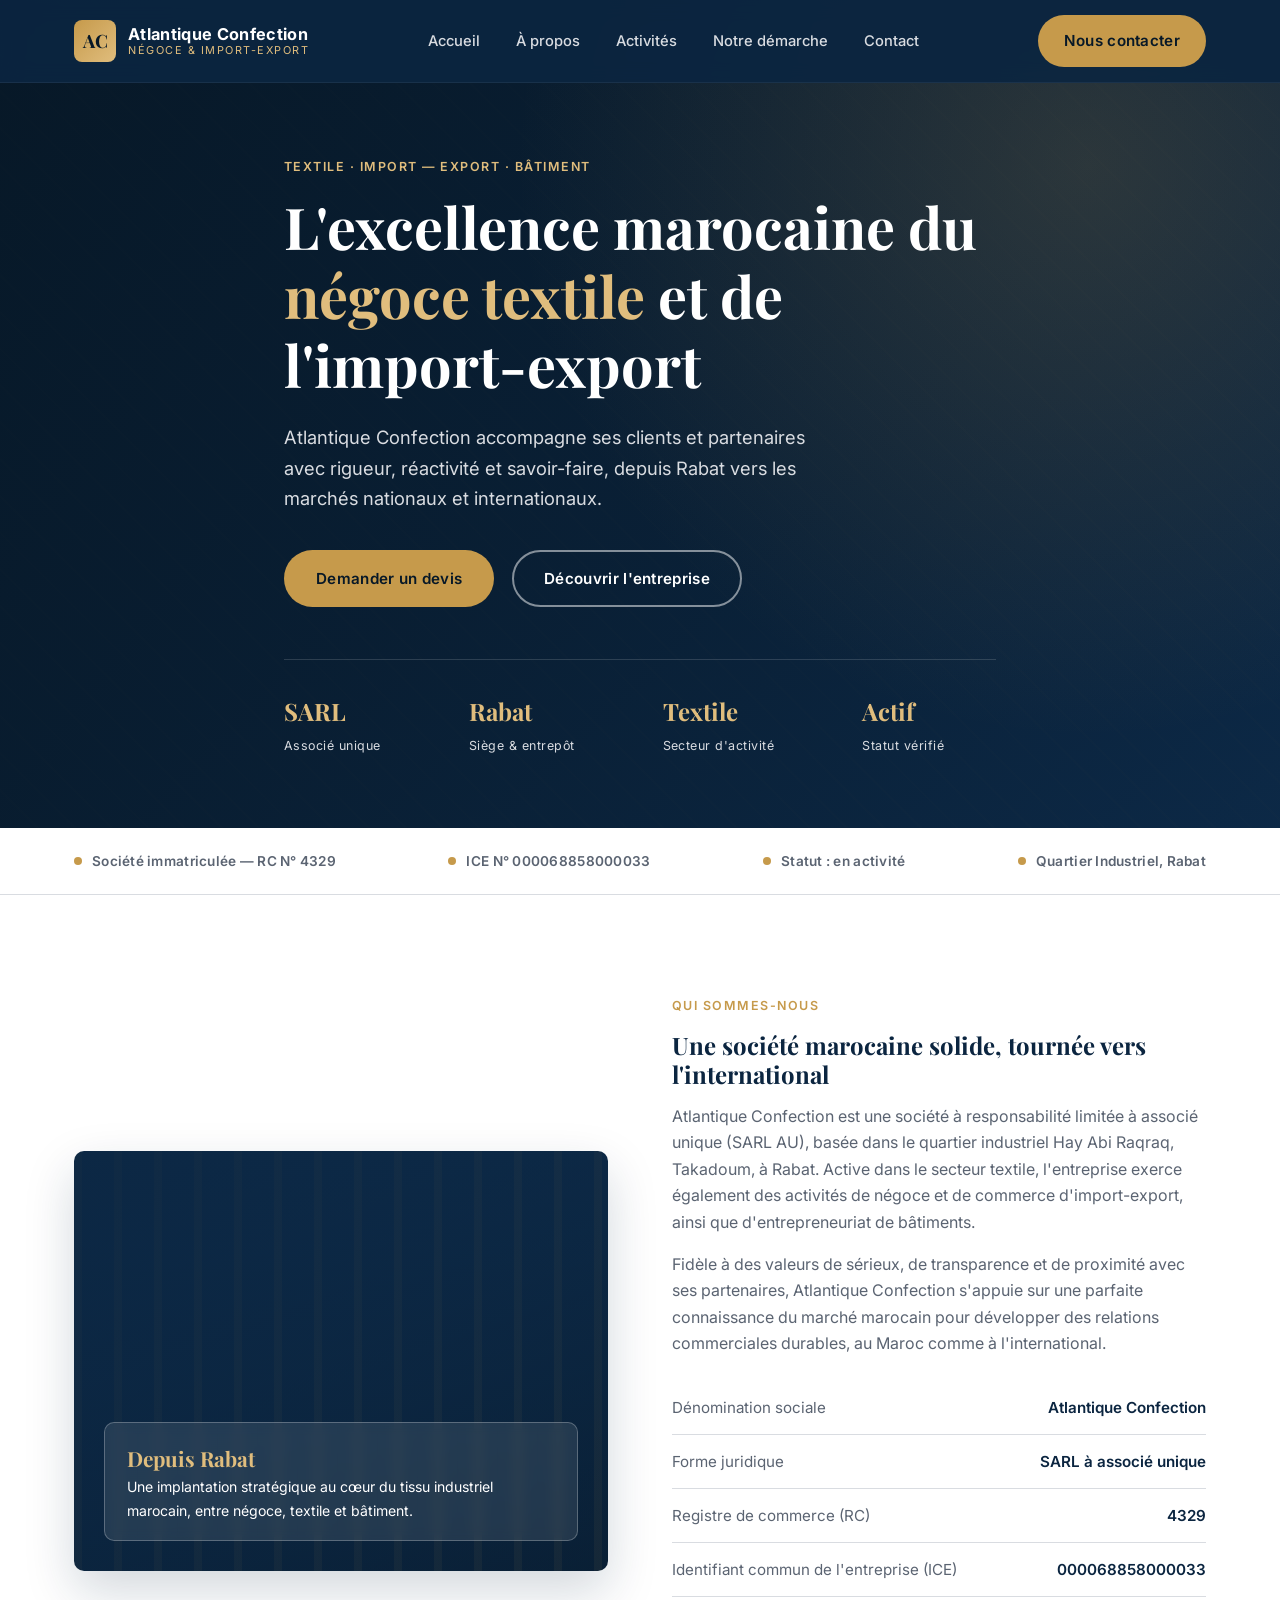
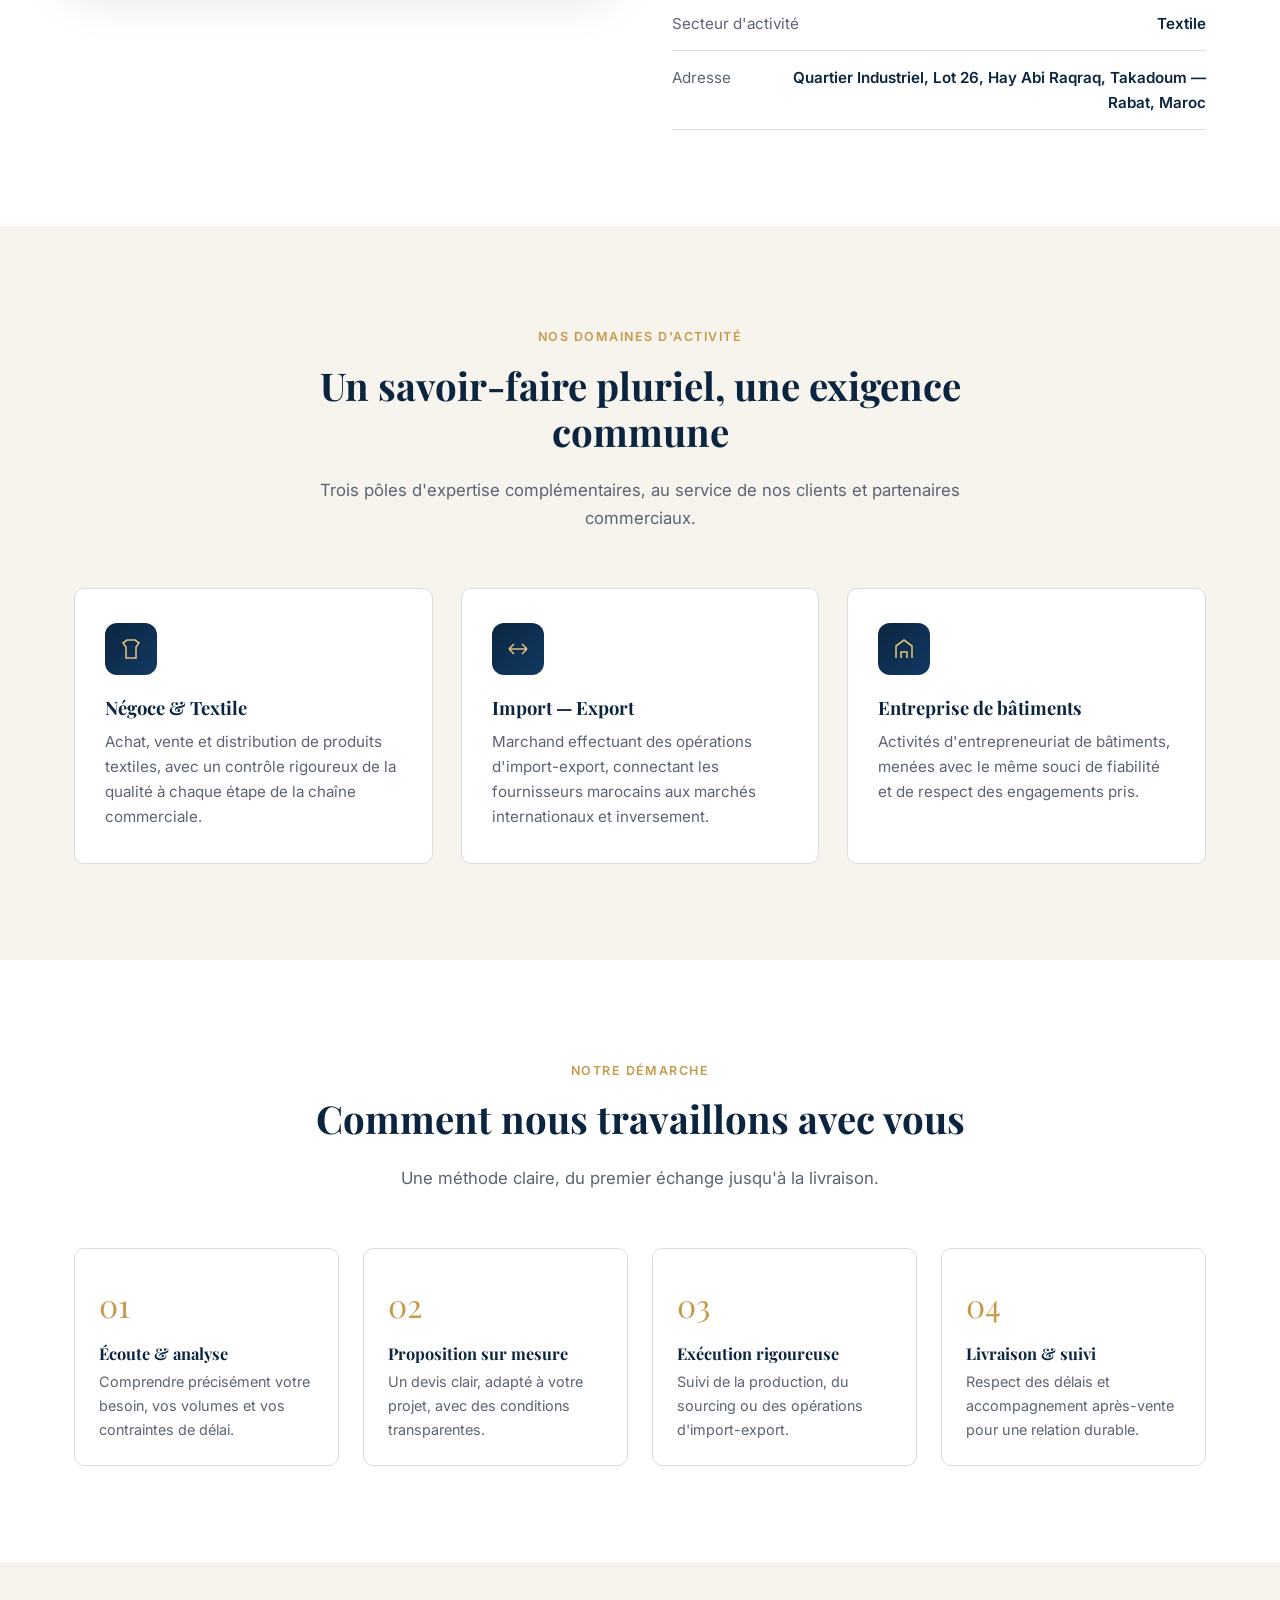
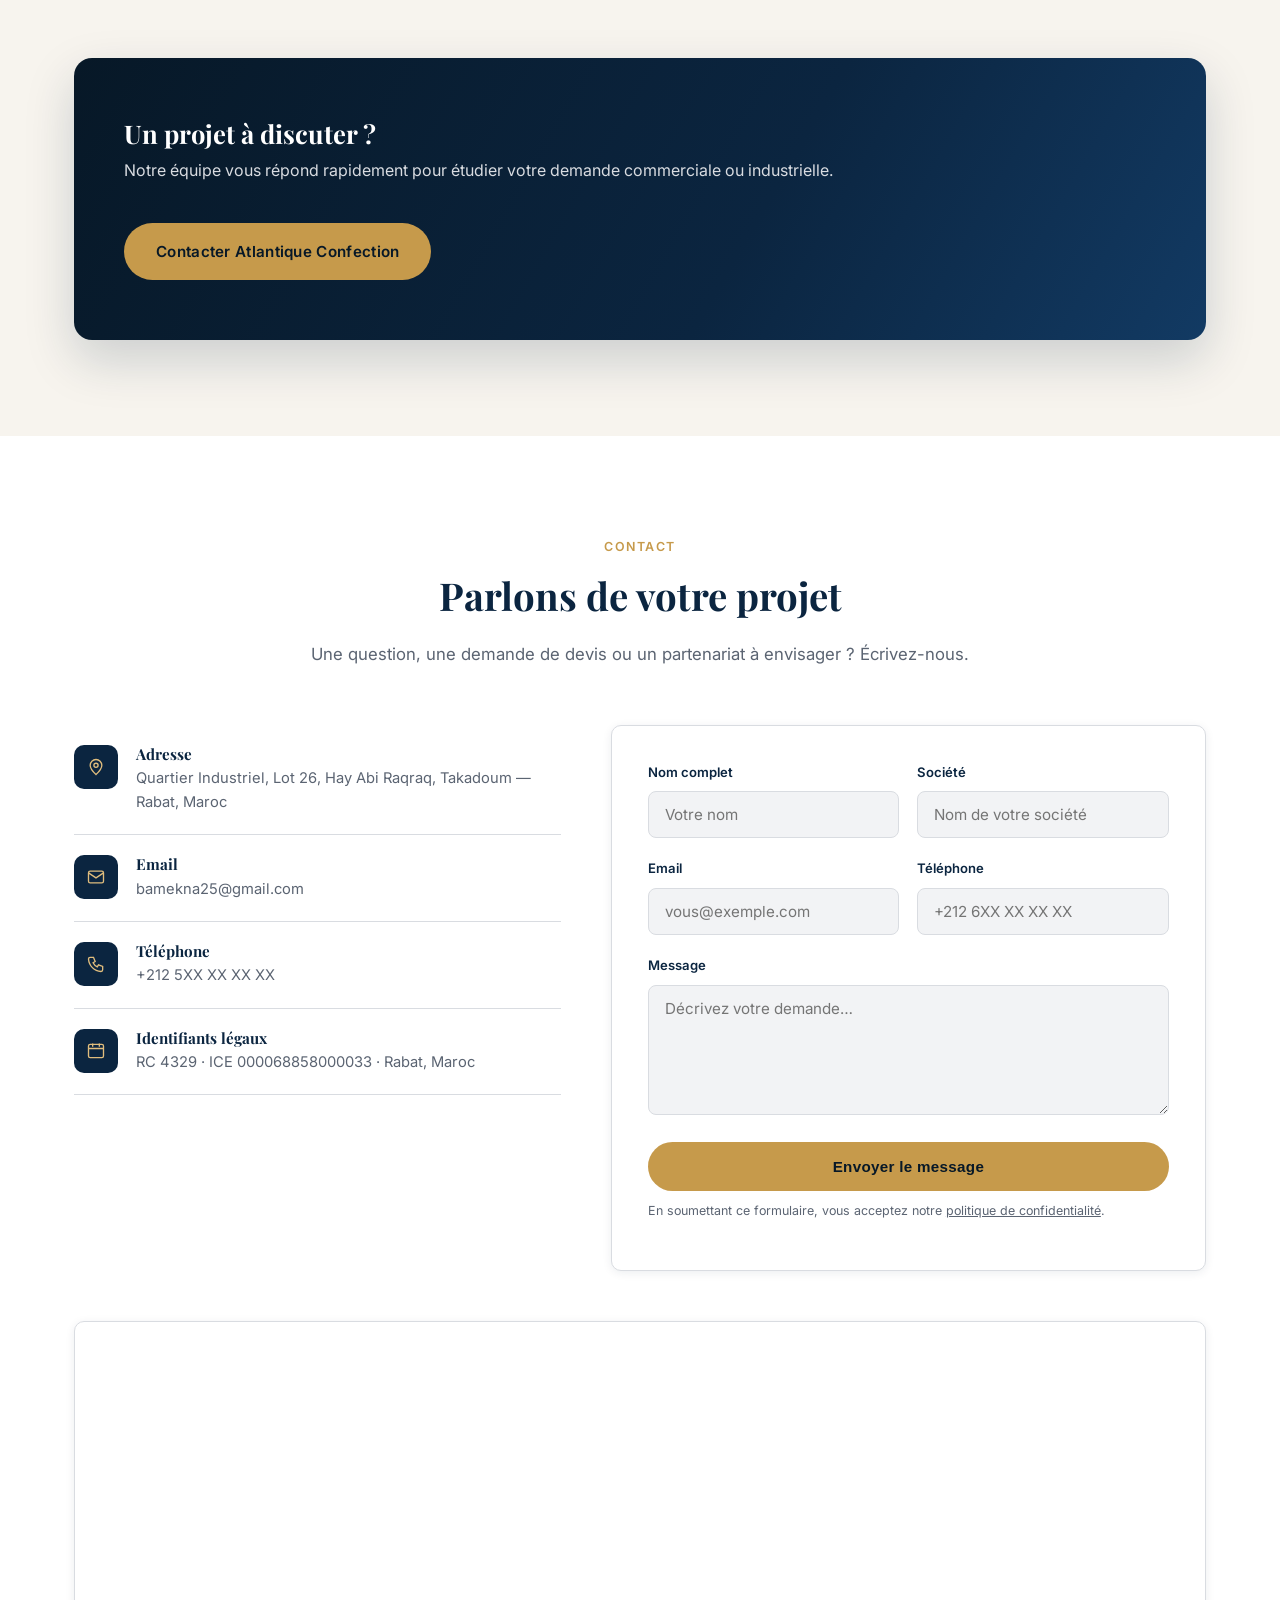
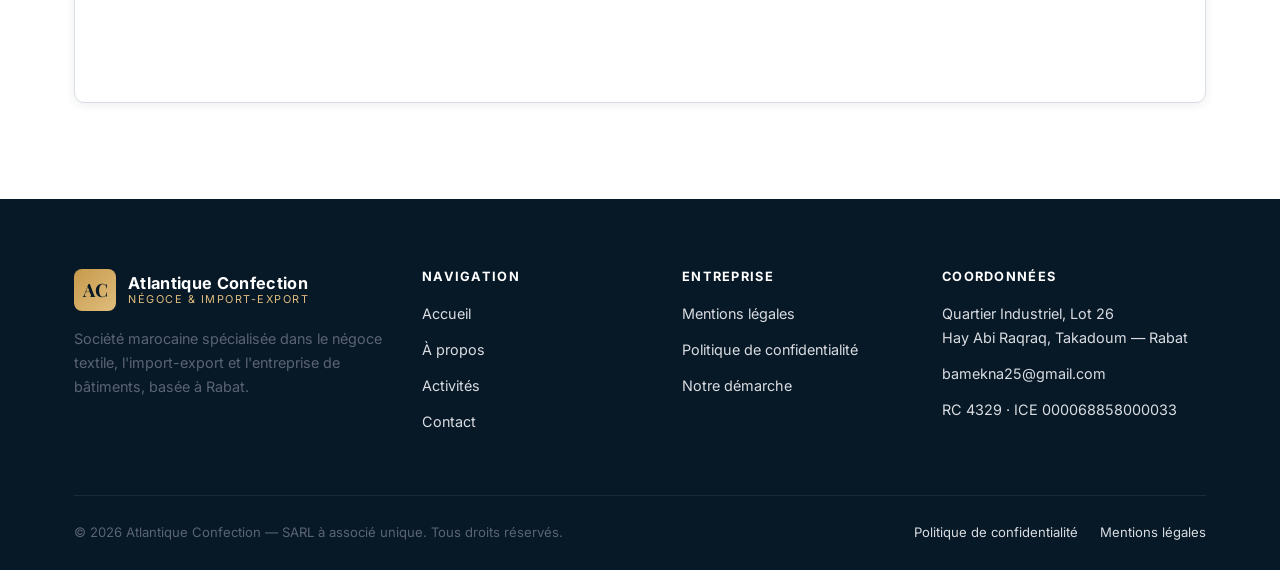
<file: index.html>
<!doctype html>
<html lang="fr">
<head>
<meta charset="utf-8">
<title>Atlantique Confection | Négoce Textile &amp; Import-Export — Rabat, Maroc</title>
<meta name="description" content="Atlantique Confection — société marocaine spécialisée dans le négoce textile, l'import-export et le bâtiment. SARL à associé unique basée à Rabat, Maroc. RC 4329, ICE 000068858000033.">
<meta name="viewport" content="width=device-width, initial-scale=1">
<link rel="preconnect" href="https://fonts.googleapis.com">
<link href="https://fonts.googleapis.com/css2?family=Playfair+Display:wght@600;700&family=Inter:wght@400;500;600;700&display=swap" rel="stylesheet">
<link rel="stylesheet" href="style.css">
</head>
<body>

<!-- ===================== HEADER ===================== -->
<header class="site-header">
  <div class="container">
    <a href="index.html" class="brand">
      <span class="brand-mark">AC</span>
      <span class="brand-text">
        <strong>Atlantique Confection</strong>
        <span>Négoce &amp; Import-Export</span>
      </span>
    </a>
    <nav class="main-nav">
      <a href="#accueil">Accueil</a>
      <a href="#apropos">À propos</a>
      <a href="#activites">Activités</a>
      <a href="#processus">Notre démarche</a>
      <a href="#contact">Contact</a>
    </nav>
    <a href="#contact" class="btn btn-primary" style="padding:11px 24px;">Nous contacter</a>
    <button class="nav-toggle" id="navToggle" aria-label="Ouvrir le menu">
      <span></span><span></span><span></span>
    </button>
  </div>
</header>

<!-- Mobile nav -->
<div class="mobile-nav" id="mobileNav">
  <div class="mobile-nav-top">
    <span class="brand-text" style="color:#fff;"><strong>Atlantique Confection</strong></span>
    <button class="mobile-nav-close" id="navClose" aria-label="Fermer">&times;</button>
  </div>
  <a href="#accueil">Accueil</a>
  <a href="#apropos">À propos</a>
  <a href="#activites">Activités</a>
  <a href="#processus">Notre démarche</a>
  <a href="#contact">Contact</a>
  <a href="privacy.html">Politique de confidentialité</a>
</div>

<!-- ===================== HERO ===================== -->
<section class="hero" id="accueil">
  <div class="container hero-inner">
    <span class="eyebrow">Textile · Import — Export · Bâtiment</span>
    <h1>L'excellence marocaine du <em>négoce textile</em> et de l'import-export</h1>
    <p class="lead">Atlantique Confection accompagne ses clients et partenaires avec rigueur, réactivité et savoir-faire, depuis Rabat vers les marchés nationaux et internationaux.</p>
    <div class="hero-actions">
      <a href="#contact" class="btn btn-primary">Demander un devis</a>
      <a href="#apropos" class="btn btn-outline">Découvrir l'entreprise</a>
    </div>
    <div class="hero-stats">
      <div><strong>SARL</strong><span>Associé unique</span></div>
      <div><strong>Rabat</strong><span>Siège &amp; entrepôt</span></div>
      <div><strong>Textile</strong><span>Secteur d'activité</span></div>
      <div><strong>Actif</strong><span>Statut vérifié</span></div>
    </div>
  </div>
</section>

<!-- ===================== TRUST BAR ===================== -->
<section class="trust-bar">
  <div class="container">
    <span class="trust-item"><span class="dot"></span>Société immatriculée — RC N° 4329</span>
    <span class="trust-item"><span class="dot"></span>ICE N° 000068858000033</span>
    <span class="trust-item"><span class="dot"></span>Statut : en activité</span>
    <span class="trust-item"><span class="dot"></span>Quartier Industriel, Rabat</span>
  </div>
</section>

<!-- ===================== ABOUT ===================== -->
<section class="section" id="apropos">
  <div class="container split">
    <div class="split-media">
      <div class="split-media-badge">
        <strong>Depuis Rabat</strong>
        Une implantation stratégique au cœur du tissu industriel marocain, entre négoce, textile et bâtiment.
      </div>
    </div>
    <div>
      <span class="eyebrow">Qui sommes-nous</span>
      <h2>Une société marocaine solide, tournée vers l'international</h2>
      <p>Atlantique Confection est une société à responsabilité limitée à associé unique (SARL AU), basée dans le quartier industriel Hay Abi Raqraq, Takadoum, à Rabat. Active dans le secteur textile, l'entreprise exerce également des activités de négoce et de commerce d'import-export, ainsi que d'entrepreneuriat de bâtiments.</p>
      <p>Fidèle à des valeurs de sérieux, de transparence et de proximité avec ses partenaires, Atlantique Confection s'appuie sur une parfaite connaissance du marché marocain pour développer des relations commerciales durables, au Maroc comme à l'international.</p>
      <ul class="fact-list">
        <li><span>Dénomination sociale</span><span>Atlantique Confection</span></li>
        <li><span>Forme juridique</span><span>SARL à associé unique</span></li>
        <li><span>Registre de commerce (RC)</span><span>4329</span></li>
        <li><span>Identifiant commun de l'entreprise (ICE)</span><span>000068858000033</span></li>
        <li><span>Secteur d'activité</span><span>Textile</span></li>
        <li><span>Adresse</span><span>Quartier Industriel, Lot 26, Hay Abi Raqraq, Takadoum — Rabat, Maroc</span></li>
      </ul>
    </div>
  </div>
</section>

<!-- ===================== ACTIVITIES ===================== -->
<section class="section section-alt" id="activites">
  <div class="container">
    <div class="section-head">
      <span class="eyebrow">Nos domaines d'activité</span>
      <h2>Un savoir-faire pluriel, une exigence commune</h2>
      <p>Trois pôles d'expertise complémentaires, au service de nos clients et partenaires commerciaux.</p>
    </div>
    <div class="grid grid-3">
      <div class="card">
        <div class="card-icon">
          <svg width="24" height="24" viewBox="0 0 24 24" fill="none" stroke="currentColor" stroke-width="1.6"><path d="M4 6l4-3h8l4 3-3 4v11H7V10L4 6z"/></svg>
        </div>
        <h3>Négoce &amp; Textile</h3>
        <p>Achat, vente et distribution de produits textiles, avec un contrôle rigoureux de la qualité à chaque étape de la chaîne commerciale.</p>
      </div>
      <div class="card">
        <div class="card-icon">
          <svg width="24" height="24" viewBox="0 0 24 24" fill="none" stroke="currentColor" stroke-width="1.6"><path d="M3 12h18M3 12l5-5M3 12l5 5M21 12l-5-5M21 12l-5 5"/></svg>
        </div>
        <h3>Import — Export</h3>
        <p>Marchand effectuant des opérations d'import-export, connectant les fournisseurs marocains aux marchés internationaux et inversement.</p>
      </div>
      <div class="card">
        <div class="card-icon">
          <svg width="24" height="24" viewBox="0 0 24 24" fill="none" stroke="currentColor" stroke-width="1.6"><path d="M4 21V9l8-6 8 6v12M9 21v-6h6v6"/></svg>
        </div>
        <h3>Entreprise de bâtiments</h3>
        <p>Activités d'entrepreneuriat de bâtiments, menées avec le même souci de fiabilité et de respect des engagements pris.</p>
      </div>
    </div>
  </div>
</section>

<!-- ===================== PROCESS ===================== -->
<section class="section" id="processus">
  <div class="container">
    <div class="section-head">
      <span class="eyebrow">Notre démarche</span>
      <h2>Comment nous travaillons avec vous</h2>
      <p>Une méthode claire, du premier échange jusqu'à la livraison.</p>
    </div>
    <div class="process">
      <div class="process-step">
        <h4>Écoute &amp; analyse</h4>
        <p>Comprendre précisément votre besoin, vos volumes et vos contraintes de délai.</p>
      </div>
      <div class="process-step">
        <h4>Proposition sur mesure</h4>
        <p>Un devis clair, adapté à votre projet, avec des conditions transparentes.</p>
      </div>
      <div class="process-step">
        <h4>Exécution rigoureuse</h4>
        <p>Suivi de la production, du sourcing ou des opérations d'import-export.</p>
      </div>
      <div class="process-step">
        <h4>Livraison &amp; suivi</h4>
        <p>Respect des délais et accompagnement après-vente pour une relation durable.</p>
      </div>
    </div>
  </div>
</section>

<!-- ===================== CTA ===================== -->
<section class="section section-alt">
  <div class="container">
    <div class="cta-banner">
      <div>
        <h3>Un projet à discuter ?</h3>
        <p>Notre équipe vous répond rapidement pour étudier votre demande commerciale ou industrielle.</p>
      </div>
      <a href="#contact" class="btn btn-primary">Contacter Atlantique Confection</a>
    </div>
  </div>
</section>

<!-- ===================== CONTACT ===================== -->
<section class="section" id="contact">
  <div class="container">
    <div class="section-head">
      <span class="eyebrow">Contact</span>
      <h2>Parlons de votre projet</h2>
      <p>Une question, une demande de devis ou un partenariat à envisager ? Écrivez-nous.</p>
    </div>
    <div class="contact-grid">
      <div>
        <div class="contact-info-item">
          <div class="icon">
            <svg width="20" height="20" viewBox="0 0 24 24" fill="none" stroke="currentColor" stroke-width="1.6"><path d="M12 21s-7-6.1-7-11a7 7 0 0 1 14 0c0 4.9-7 11-7 11z"/><circle cx="12" cy="10" r="2.5"/></svg>
          </div>
          <div>
            <h4>Adresse</h4>
            <p>Quartier Industriel, Lot 26, Hay Abi Raqraq, Takadoum — Rabat, Maroc</p>
          </div>
        </div>
        <div class="contact-info-item">
          <div class="icon">
            <svg width="20" height="20" viewBox="0 0 24 24" fill="none" stroke="currentColor" stroke-width="1.6"><rect x="3" y="5" width="18" height="14" rx="2"/><path d="M3 7l9 6 9-6"/></svg>
          </div>
          <div>
            <h4>Email</h4>
            <p>bamekna25@gmail.com</p>
          </div>
        </div>
        <div class="contact-info-item">
          <div class="icon">
            <svg width="20" height="20" viewBox="0 0 24 24" fill="none" stroke="currentColor" stroke-width="1.6"><path d="M5 4h4l2 5-2.5 1.5a11 11 0 0 0 5 5L15 13l5 2v4a2 2 0 0 1-2 2A16 16 0 0 1 3 6a2 2 0 0 1 2-2z"/></svg>
          </div>
          <div>
            <h4>Téléphone</h4>
            <p>+212 5XX XX XX XX</p>
          </div>
        </div>
        <div class="contact-info-item">
          <div class="icon">
            <svg width="20" height="20" viewBox="0 0 24 24" fill="none" stroke="currentColor" stroke-width="1.6"><rect x="3" y="4" width="18" height="16" rx="2"/><path d="M3 9h18M8 3v4M16 3v4"/></svg>
          </div>
          <div>
            <h4>Identifiants légaux</h4>
            <p>RC 4329 · ICE 000068858000033 · Rabat, Maroc</p>
          </div>
        </div>
      </div>

      <form class="contact-form" id="contactForm">
        <div class="form-row">
          <div class="field">
            <label for="name">Nom complet</label>
            <input type="text" id="name" name="name" placeholder="Votre nom" required>
          </div>
          <div class="field">
            <label for="company">Société</label>
            <input type="text" id="company" name="company" placeholder="Nom de votre société">
          </div>
        </div>
        <div class="form-row">
          <div class="field">
            <label for="email">Email</label>
            <input type="email" id="email" name="email" placeholder="vous@exemple.com" required>
          </div>
          <div class="field">
            <label for="phone">Téléphone</label>
            <input type="tel" id="phone" name="phone" placeholder="+212 6XX XX XX XX">
          </div>
        </div>
        <div class="field">
          <label for="message">Message</label>
          <textarea id="message" name="message" placeholder="Décrivez votre demande…" required></textarea>
        </div>
        <button type="submit" class="btn btn-primary" style="width:100%; justify-content:center;">Envoyer le message</button>
        <p class="form-note">En soumettant ce formulaire, vous acceptez notre <a href="privacy.html" style="text-decoration:underline;">politique de confidentialité</a>.</p>
      </form>
    </div>

    <div class="map-wrap" style="margin-top:50px;">
      <iframe loading="lazy" src="https://www.google.com/maps?q=Hay%20Abi%20Raqraq%20Takadoum%20Rabat%20Morocco&output=embed" allowfullscreen></iframe>
    </div>
  </div>
</section>

<!-- ===================== FOOTER ===================== -->
<footer class="site-footer">
  <div class="container">
    <div class="footer-grid">
      <div class="footer-brand">
        <a href="index.html" class="brand" style="margin-bottom:16px;">
          <span class="brand-mark">AC</span>
          <span class="brand-text" style="color:#fff;">
            <strong>Atlantique Confection</strong>
            <span>Négoce &amp; Import-Export</span>
          </span>
        </a>
        <p>Société marocaine spécialisée dans le négoce textile, l'import-export et l'entreprise de bâtiments, basée à Rabat.</p>
      </div>
      <div>
        <h4>Navigation</h4>
        <ul>
          <li><a href="#accueil">Accueil</a></li>
          <li><a href="#apropos">À propos</a></li>
          <li><a href="#activites">Activités</a></li>
          <li><a href="#contact">Contact</a></li>
        </ul>
      </div>
      <div>
        <h4>Entreprise</h4>
        <ul>
          <li><a href="#">Mentions légales</a></li>
          <li><a href="privacy.html">Politique de confidentialité</a></li>
          <li><a href="#processus">Notre démarche</a></li>
        </ul>
      </div>
      <div>
        <h4>Coordonnées</h4>
        <ul>
          <li>Quartier Industriel, Lot 26<br>Hay Abi Raqraq, Takadoum — Rabat</li>
          <li>bamekna25@gmail.com</li>
          <li>RC 4329 · ICE 000068858000033</li>
        </ul>
      </div>
    </div>
    <div class="footer-bottom">
      <span>&copy; <span id="year"></span> Atlantique Confection — SARL à associé unique. Tous droits réservés.</span>
      <div class="footer-legal-links">
        <a href="privacy.html">Politique de confidentialité</a>
        <a href="#">Mentions légales</a>
      </div>
    </div>
  </div>
</footer>

<script>
  document.getElementById('year').textContent = new Date().getFullYear();

  const navToggle = document.getElementById('navToggle');
  const navClose = document.getElementById('navClose');
  const mobileNav = document.getElementById('mobileNav');
  navToggle.addEventListener('click', () => mobileNav.classList.add('open'));
  navClose.addEventListener('click', () => mobileNav.classList.remove('open'));
  mobileNav.querySelectorAll('a').forEach(a => a.addEventListener('click', () => mobileNav.classList.remove('open')));

  const form = document.getElementById('contactForm');
  form.addEventListener('submit', function(e){
    e.preventDefault();
    const btn = form.querySelector('button[type="submit"]');
    btn.textContent = 'Message envoyé ✓';
    btn.style.opacity = '.75';
    form.reset();
    setTimeout(() => { btn.textContent = 'Envoyer le message'; btn.style.opacity = '1'; }, 3000);
  });

  const header = document.querySelector('.site-header');
  window.addEventListener('scroll', () => {
    header.style.boxShadow = window.scrollY > 10 ? '0 4px 20px rgba(0,0,0,.25)' : 'none';
  });
</script>

</body>
</html>
</file>
<file: style.css>
/* ===================== ATLANTIQUE CONFECTION — Stylesheet ===================== */

:root{
  --navy: #0b2540;
  --navy-dark: #071827;
  --navy-light: #123a63;
  --gold: #c69a4b;
  --gold-light: #e0bd7d;
  --cream: #f7f4ee;
  --grey-100: #f2f3f5;
  --grey-300: #d9dce1;
  --grey-600: #5b6472;
  --grey-800: #232a33;
  --white: #ffffff;
  --radius: 10px;
  --shadow-sm: 0 2px 10px rgba(11,37,64,0.08);
  --shadow-md: 0 10px 30px rgba(11,37,64,0.12);
  --shadow-lg: 0 20px 50px rgba(11,37,64,0.18);
  --transition: 0.28s cubic-bezier(.4,0,.2,1);
  --maxw: 1180px;
}

*,*::before,*::after{ box-sizing: border-box; }
html{ scroll-behavior: smooth; }
body{
  margin:0;
  font-family: 'Inter', 'Segoe UI', Arial, sans-serif;
  color: var(--grey-800);
  background: var(--white);
  line-height: 1.65;
  -webkit-font-smoothing: antialiased;
}
h1,h2,h3,h4{
  font-family: 'Playfair Display', Georgia, 'Times New Roman', serif;
  color: var(--navy);
  line-height: 1.2;
  margin: 0 0 .6em;
  font-weight: 700;
}
p{ margin: 0 0 1em; color: var(--grey-600); }
a{ color: inherit; text-decoration: none; }
img{ max-width: 100%; display: block; }
ul{ padding-left: 1.2em; }
.container{
  max-width: var(--maxw);
  margin: 0 auto;
  padding: 0 24px;
}
.section{ padding: 96px 0; }
.section-alt{ background: var(--cream); }
.section-navy{ background: var(--navy); color: var(--grey-300); }
.section-navy h2, .section-navy h3{ color: var(--white); }
.section-navy p{ color: var(--grey-300); }

.eyebrow{
  display: inline-block;
  letter-spacing: .12em;
  text-transform: uppercase;
  font-size: .78rem;
  font-weight: 600;
  color: var(--gold);
  margin-bottom: 14px;
}
.section-head{
  max-width: 680px;
  margin: 0 auto 56px;
  text-align: center;
}
.section-head h2{ font-size: clamp(1.8rem, 3vw, 2.4rem); }
.section-head p{ font-size: 1.05rem; }

/* ---------- Buttons ---------- */
.btn{
  display: inline-flex;
  align-items: center;
  gap: 10px;
  padding: 14px 30px;
  border-radius: 999px;
  font-weight: 600;
  font-size: .95rem;
  letter-spacing: .02em;
  cursor: pointer;
  border: 2px solid transparent;
  transition: var(--transition);
}
.btn-primary{
  background: var(--gold);
  color: var(--navy-dark);
}
.btn-primary:hover{
  background: var(--gold-light);
  transform: translateY(-2px);
  box-shadow: var(--shadow-md);
}
.btn-outline{
  border-color: rgba(255,255,255,.5);
  color: var(--white);
}
.btn-outline:hover{
  background: rgba(255,255,255,.1);
  border-color: var(--white);
}
.btn-outline-navy{
  border-color: var(--navy);
  color: var(--navy);
}
.btn-outline-navy:hover{
  background: var(--navy);
  color: var(--white);
}

/* ---------- Header ---------- */
.site-header{
  position: fixed;
  top: 0; left: 0; right: 0;
  z-index: 1000;
  background: rgba(11,37,64,0.92);
  backdrop-filter: blur(10px);
  transition: var(--transition);
  border-bottom: 1px solid rgba(255,255,255,.06);
}
.site-header .container{
  display: flex;
  align-items: center;
  justify-content: space-between;
  height: 82px;
}
.brand{
  display: flex;
  align-items: center;
  gap: 12px;
  color: var(--white);
}
.brand-mark{
  width: 42px; height: 42px;
  border-radius: 8px;
  background: linear-gradient(135deg, var(--gold), var(--gold-light));
  display: flex; align-items: center; justify-content: center;
  color: var(--navy-dark);
  font-family: 'Playfair Display', serif;
  font-weight: 700;
  font-size: 1.15rem;
  flex-shrink: 0;
}
.brand-text{ line-height: 1.15; }
.brand-text strong{ display:block; font-size: 1.02rem; letter-spacing:.02em; }
.brand-text span{ display:block; font-size: .68rem; letter-spacing:.14em; text-transform: uppercase; color: var(--gold-light); }

.main-nav{ display: flex; align-items: center; gap: 36px; }
.main-nav a{
  color: var(--grey-300);
  font-size: .92rem;
  font-weight: 500;
  position: relative;
  padding: 6px 0;
  transition: color var(--transition);
}
.main-nav a:hover{ color: var(--white); }
.main-nav a::after{
  content:'';
  position:absolute; left:0; bottom:0;
  width:0; height:2px;
  background: var(--gold);
  transition: width var(--transition);
}
.main-nav a:hover::after{ width: 100%; }

.nav-toggle{
  display:none;
  background: none; border: none;
  width: 40px; height: 40px;
  cursor: pointer;
  flex-direction: column;
  align-items: center;
  justify-content: center;
  gap: 5px;
}
.nav-toggle span{
  width: 22px; height: 2px;
  background: var(--white);
  display:block;
}

/* ---------- Hero ---------- */
.hero{
  position: relative;
  min-height: 92vh;
  display: flex;
  align-items: center;
  background:
    linear-gradient(120deg, rgba(7,24,39,.92), rgba(11,37,64,.82)),
    repeating-linear-gradient(45deg, rgba(198,154,75,0.06) 0 2px, transparent 2px 26px),
    linear-gradient(160deg, var(--navy-dark), var(--navy) 60%, var(--navy-light));
  color: var(--white);
  overflow: hidden;
}
.hero::before{
  content:'';
  position:absolute; inset:0;
  background-image: radial-gradient(circle at 85% 20%, rgba(198,154,75,0.18), transparent 45%);
  pointer-events:none;
}
.hero-inner{
  position: relative;
  z-index: 2;
  padding-top: 82px;
  max-width: 760px;
}
.hero .eyebrow{ color: var(--gold-light); }
.hero h1{
  color: var(--white);
  font-size: clamp(2.3rem, 5vw, 3.6rem);
  margin-bottom: .4em;
}
.hero h1 em{ color: var(--gold-light); font-style: normal; }
.hero p.lead{
  color: var(--grey-300);
  font-size: 1.15rem;
  max-width: 560px;
  margin-bottom: 2em;
}
.hero-actions{ display:flex; gap: 18px; flex-wrap: wrap; margin-bottom: 3.2em; }

.hero-stats{
  display: grid;
  grid-template-columns: repeat(4, auto);
  gap: 36px;
  border-top: 1px solid rgba(255,255,255,.14);
  padding-top: 32px;
  max-width: 720px;
}
.hero-stats div strong{
  display:block;
  font-family: 'Playfair Display', serif;
  font-size: 1.5rem;
  color: var(--gold-light);
}
.hero-stats div span{
  font-size: .78rem;
  color: var(--grey-300);
  letter-spacing: .04em;
}

/* ---------- Marquee / trust bar ---------- */
.trust-bar{
  background: var(--white);
  border-bottom: 1px solid var(--grey-300);
  padding: 22px 0;
}
.trust-bar .container{
  display:flex;
  align-items:center;
  justify-content: space-between;
  flex-wrap: wrap;
  gap: 16px;
}
.trust-item{
  display:flex;
  align-items:center;
  gap: 10px;
  color: var(--grey-600);
  font-size: .85rem;
  font-weight: 600;
  letter-spacing: .02em;
}
.trust-item .dot{
  width: 8px; height: 8px; border-radius: 50%;
  background: var(--gold);
}

/* ---------- Cards / grid ---------- */
.grid{ display: grid; gap: 28px; }
.grid-3{ grid-template-columns: repeat(3, 1fr); }
.grid-2{ grid-template-columns: repeat(2, 1fr); }

.card{
  background: var(--white);
  border: 1px solid var(--grey-300);
  border-radius: var(--radius);
  padding: 34px 30px;
  transition: var(--transition);
}
.card:hover{
  transform: translateY(-6px);
  box-shadow: var(--shadow-md);
  border-color: transparent;
}
.card-icon{
  width: 52px; height: 52px;
  border-radius: 12px;
  background: linear-gradient(135deg, var(--navy), var(--navy-light));
  display:flex; align-items:center; justify-content:center;
  margin-bottom: 22px;
  color: var(--gold-light);
}
.card h3{ font-size: 1.15rem; margin-bottom: .5em; }
.card p{ font-size: .95rem; margin-bottom: 0; }

/* ---------- About split ---------- */
.split{
  display: grid;
  grid-template-columns: 1fr 1fr;
  gap: 64px;
  align-items: center;
}
.split-media{
  position: relative;
  border-radius: var(--radius);
  overflow: hidden;
  min-height: 420px;
  background:
    linear-gradient(135deg, rgba(11,37,64,.88), rgba(11,37,64,.55)),
    repeating-linear-gradient(90deg, rgba(198,154,75,.14) 0 8px, transparent 8px 40px),
    linear-gradient(160deg, var(--navy-light), var(--navy-dark));
  box-shadow: var(--shadow-lg);
  display:flex;
  align-items:flex-end;
  padding: 30px;
}
.split-media-badge{
  background: rgba(255,255,255,.1);
  border: 1px solid rgba(255,255,255,.25);
  backdrop-filter: blur(6px);
  color: var(--white);
  padding: 18px 22px;
  border-radius: var(--radius);
  font-size: .88rem;
}
.split-media-badge strong{ display:block; color: var(--gold-light); font-family:'Playfair Display',serif; font-size:1.3rem; }

.fact-list{ list-style:none; padding:0; margin: 24px 0 0; }
.fact-list li{
  display:flex;
  justify-content: space-between;
  gap: 20px;
  padding: 14px 0;
  border-bottom: 1px solid var(--grey-300);
  font-size: .95rem;
}
.fact-list li span:first-child{ color: var(--grey-600); }
.fact-list li span:last-child{ font-weight: 600; color: var(--navy); text-align: right; }

/* ---------- Timeline / process ---------- */
.process{
  display:grid;
  grid-template-columns: repeat(4,1fr);
  gap: 24px;
  counter-reset: step;
}
.process-step{
  position: relative;
  padding: 30px 24px 24px;
  background: var(--white);
  border-radius: var(--radius);
  border: 1px solid var(--grey-300);
}
.process-step::before{
  counter-increment: step;
  content: counter(step, decimal-leading-zero);
  font-family:'Playfair Display', serif;
  font-size: 2rem;
  color: var(--gold);
  display:block;
  margin-bottom: 12px;
}
.process-step h4{ font-size: 1.02rem; margin-bottom:.4em; }
.process-step p{ font-size: .9rem; margin:0; }

/* ---------- CTA banner ---------- */
.cta-banner{
  background: linear-gradient(120deg, var(--navy-dark), var(--navy) 60%, var(--navy-light));
  border-radius: 18px;
  padding: 60px 50px;
  display:flex;
  align-items:center;
  justify-content: space-between;
  gap: 40px;
  flex-wrap: wrap;
  color: var(--white);
  box-shadow: var(--shadow-lg);
}
.cta-banner h3{ color: var(--white); margin-bottom:.3em; font-size: 1.6rem; }
.cta-banner p{ color: var(--grey-300); margin:0; }

/* ---------- Contact ---------- */
.contact-grid{
  display:grid;
  grid-template-columns: 0.9fr 1.1fr;
  gap: 50px;
}
.contact-info-item{
  display:flex;
  gap: 18px;
  padding: 20px 0;
  border-bottom: 1px solid var(--grey-300);
}
.contact-info-item .icon{
  width: 44px; height: 44px;
  border-radius: 10px;
  background: var(--navy);
  color: var(--gold-light);
  display:flex; align-items:center; justify-content:center;
  flex-shrink:0;
}
.contact-info-item h4{ font-size: .95rem; margin-bottom:.2em; color: var(--navy); }
.contact-info-item p{ margin:0; font-size: .92rem; }

form.contact-form{
  background: var(--white);
  border: 1px solid var(--grey-300);
  border-radius: var(--radius);
  padding: 36px;
  box-shadow: var(--shadow-sm);
}
.form-row{ display:grid; grid-template-columns: 1fr 1fr; gap: 18px; }
.field{ margin-bottom: 20px; }
.field label{
  display:block;
  font-size: .82rem;
  font-weight: 600;
  color: var(--navy);
  margin-bottom: 8px;
}
.field input, .field textarea{
  width: 100%;
  padding: 13px 16px;
  border-radius: 8px;
  border: 1px solid var(--grey-300);
  font-family: inherit;
  font-size: .95rem;
  color: var(--grey-800);
  background: var(--grey-100);
  transition: var(--transition);
}
.field input:focus, .field textarea:focus{
  outline: none;
  border-color: var(--gold);
  background: var(--white);
  box-shadow: 0 0 0 3px rgba(198,154,75,.18);
}
.field textarea{ resize: vertical; min-height: 130px; }
.form-note{ font-size: .78rem; color: var(--grey-600); margin-top: 10px; }

/* ---------- Map ---------- */
.map-wrap{
  border-radius: var(--radius);
  overflow: hidden;
  border: 1px solid var(--grey-300);
  box-shadow: var(--shadow-sm);
}
.map-wrap iframe{ width: 100%; height: 380px; border: 0; display:block; }

/* ---------- Footer ---------- */
.site-footer{
  background: var(--navy-dark);
  color: var(--grey-300);
  padding: 70px 0 0;
}
.footer-grid{
  display:grid;
  grid-template-columns: 1.4fr 1fr 1fr 1.2fr;
  gap: 40px;
  padding-bottom: 50px;
  border-bottom: 1px solid rgba(255,255,255,.08);
}
.footer-grid h4{
  color: var(--white);
  font-size: .8rem;
  letter-spacing: .1em;
  text-transform: uppercase;
  font-family: 'Inter', sans-serif;
  margin-bottom: 18px;
}
.footer-grid ul{ list-style:none; padding:0; margin:0; }
.footer-grid li{ margin-bottom: 12px; font-size: .9rem; }
.footer-grid a:hover{ color: var(--gold-light); }
.footer-brand p{ font-size: .9rem; max-width: 320px; }
.footer-bottom{
  display:flex;
  justify-content: space-between;
  align-items:center;
  flex-wrap: wrap;
  gap: 12px;
  padding: 26px 0;
  font-size: .82rem;
  color: var(--grey-600);
}
.footer-bottom a{ color: var(--grey-300); }
.footer-bottom a:hover{ color: var(--gold-light); }
.footer-legal-links{ display:flex; gap: 22px; flex-wrap: wrap; }

/* ---------- Privacy policy page ---------- */
.policy-hero{
  background: linear-gradient(120deg, var(--navy-dark), var(--navy));
  color: var(--white);
  padding: 160px 0 70px;
}
.policy-hero h1{ color: var(--white); font-size: clamp(2rem,4vw,2.8rem); }
.policy-hero p{ color: var(--grey-300); max-width: 620px; }
.policy-body{ padding: 70px 0 100px; }
.policy-layout{
  display:grid;
  grid-template-columns: 280px 1fr;
  gap: 60px;
  align-items: start;
}
.policy-toc{
  position: sticky;
  top: 110px;
  background: var(--cream);
  border-radius: var(--radius);
  padding: 26px;
  border: 1px solid var(--grey-300);
}
.policy-toc h4{
  font-family:'Inter',sans-serif;
  font-size: .78rem;
  letter-spacing:.1em;
  text-transform: uppercase;
  color: var(--navy);
  margin-bottom: 16px;
}
.policy-toc ul{ list-style:none; padding:0; margin:0; }
.policy-toc li{ margin-bottom: 12px; }
.policy-toc a{
  font-size: .88rem;
  color: var(--grey-600);
  transition: color var(--transition);
}
.policy-toc a:hover{ color: var(--navy); }

.policy-content h2{
  font-size: 1.4rem;
  margin-top: 2.4em;
  padding-top: .2em;
  scroll-margin-top: 110px;
}
.policy-content h2:first-child{ margin-top: 0; }
.policy-content p, .policy-content li{ color: var(--grey-600); font-size: .98rem; }
.policy-content ul{ margin-bottom: 1.4em; }
.policy-content li{ margin-bottom: .5em; }
.policy-updated{
  display:inline-block;
  background: var(--cream);
  border: 1px solid var(--grey-300);
  padding: 8px 16px;
  border-radius: 999px;
  font-size: .8rem;
  color: var(--navy);
  font-weight: 600;
  margin-bottom: 2em;
}
.back-home{
  display:inline-flex;
  align-items:center;
  gap: 8px;
  font-size: .88rem;
  font-weight: 600;
  color: var(--gold-light);
  margin-bottom: 22px;
}

/* ---------- Responsive ---------- */
@media (max-width: 980px){
  .main-nav{ display:none; }
  .nav-toggle{ display:flex; }
  .split{ grid-template-columns: 1fr; }
  .grid-3{ grid-template-columns: 1fr 1fr; }
  .process{ grid-template-columns: 1fr 1fr; }
  .contact-grid{ grid-template-columns: 1fr; }
  .footer-grid{ grid-template-columns: 1fr 1fr; }
  .policy-layout{ grid-template-columns: 1fr; }
  .policy-toc{ position: static; }
  .hero-stats{ grid-template-columns: repeat(2,auto); row-gap: 20px; }
}
@media (max-width: 640px){
  .section{ padding: 64px 0; }
  .grid-3, .grid-2, .process{ grid-template-columns: 1fr; }
  .form-row{ grid-template-columns: 1fr; }
  .cta-banner{ flex-direction: column; align-items:flex-start; }
  .footer-grid{ grid-template-columns: 1fr; }
  .footer-bottom{ flex-direction: column; align-items:flex-start; }
}

/* ---------- Mobile nav drawer ---------- */
.mobile-nav{
  position: fixed;
  inset: 0;
  background: var(--navy-dark);
  z-index: 1200;
  display:flex;
  flex-direction: column;
  padding: 30px 28px;
  transform: translateX(100%);
  transition: transform .32s ease;
}
.mobile-nav.open{ transform: translateX(0); }
.mobile-nav-top{ display:flex; justify-content: space-between; align-items:center; margin-bottom: 40px; }
.mobile-nav-close{ background:none; border:none; color:var(--white); font-size:1.8rem; cursor:pointer; line-height:1; }
.mobile-nav a{
  display:block;
  color: var(--white);
  font-size: 1.3rem;
  font-family: 'Playfair Display', serif;
  padding: 14px 0;
  border-bottom: 1px solid rgba(255,255,255,.08);
}
</file>
